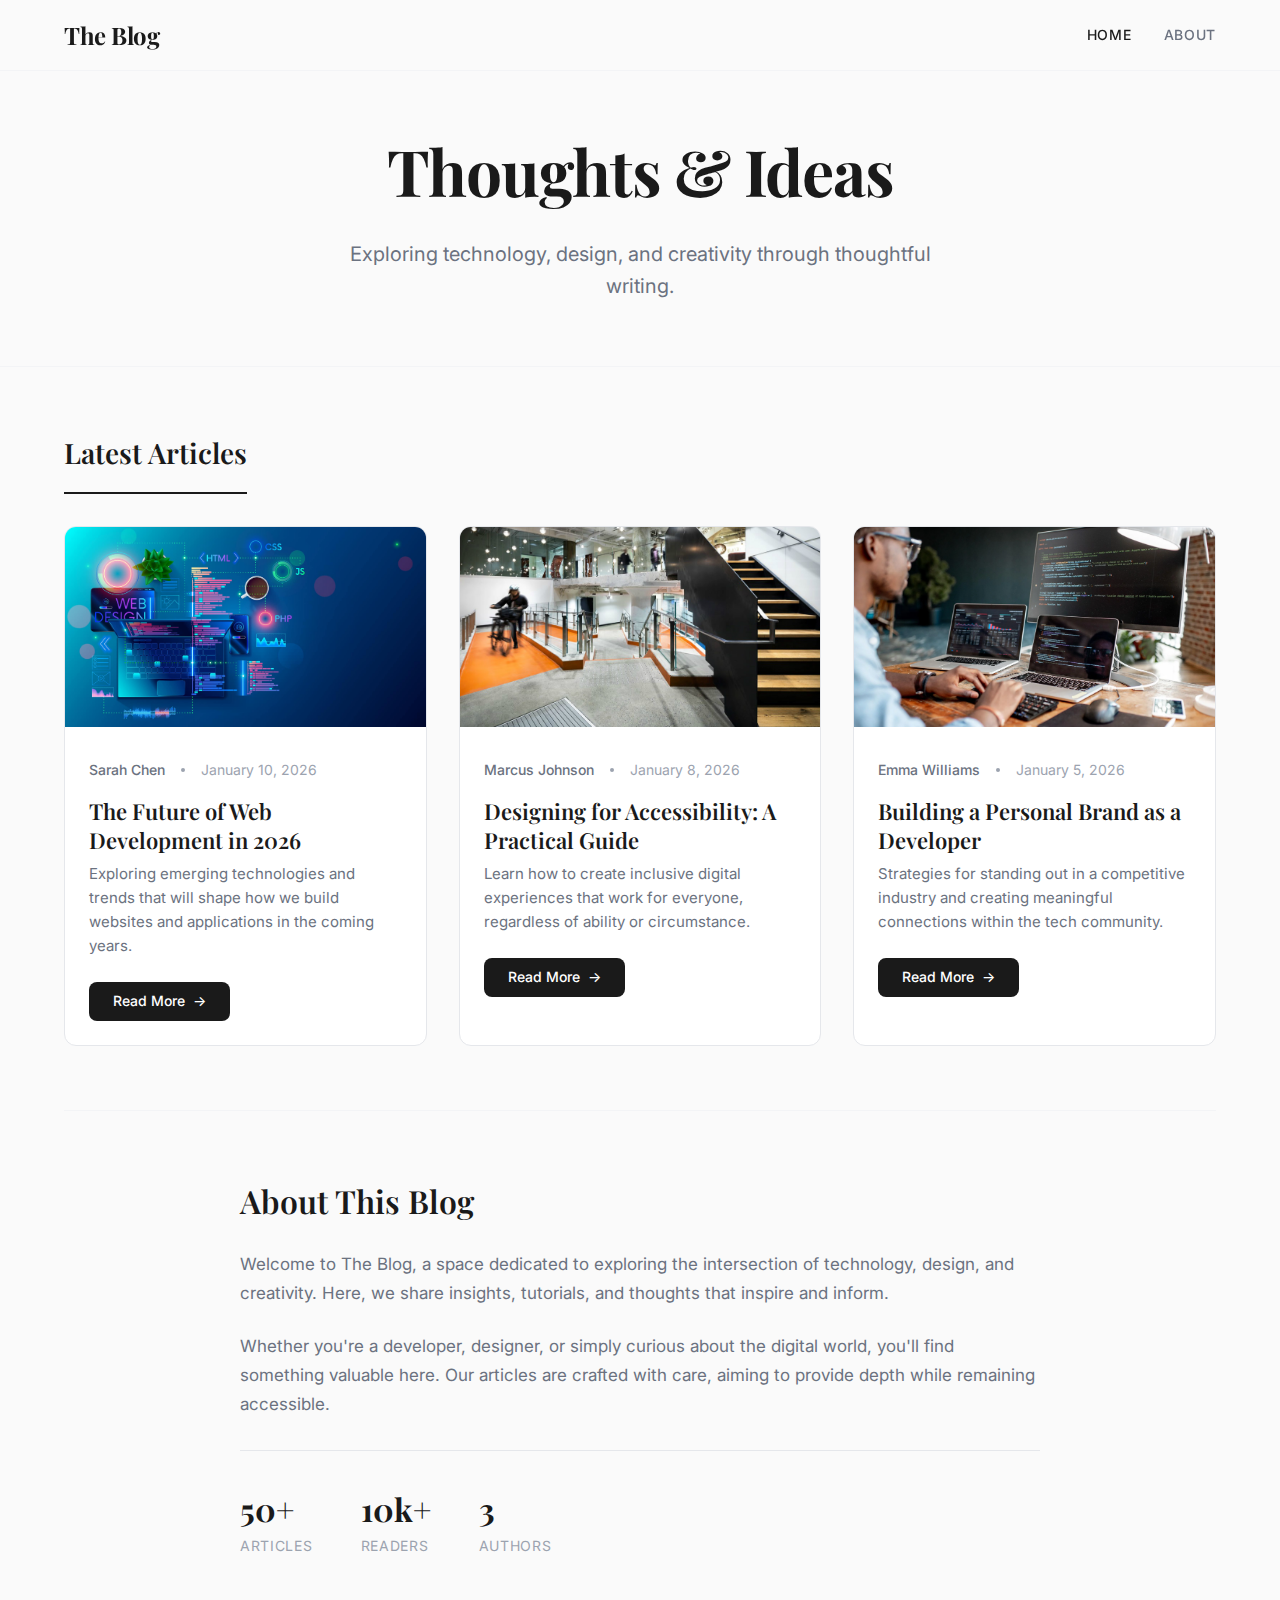
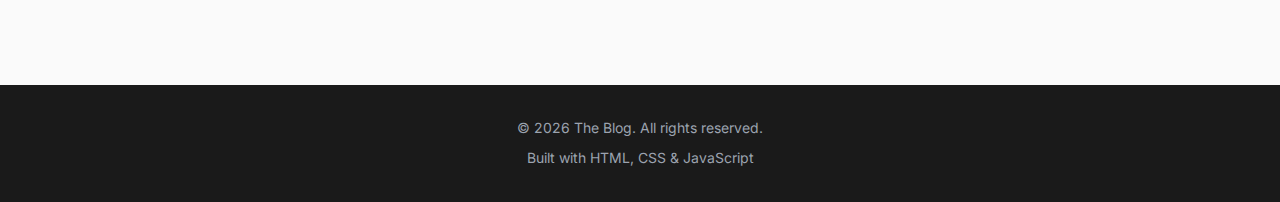
<file: index.html>
<!DOCTYPE html>
<html lang="en">
<head>
    <meta charset="UTF-8">
    <meta name="viewport" content="width=device-width, initial-scale=1.0">
    <meta name="description" content="A modern blog featuring insights on technology, design, and creativity.">
    <meta name="keywords" content="blog, technology, design, creativity, articles">
    <meta name="author" content="The Blog">
    <title>The Blog | Modern Insights</title>
    
    <!-- Google Fonts -->
    <link rel="preconnect" href="https://fonts.googleapis.com">
    <link rel="preconnect" href="https://fonts.gstatic.com" crossorigin>
    <link href="https://fonts.googleapis.com/css2?family=Inter:wght@400;500;600;700&family=Playfair+Display:wght@600;700&display=swap" rel="stylesheet">
    
    <link rel="stylesheet" href="style.css">
</head>
<body>
    <!-- Navigation Bar -->
    <nav class="navbar">
        <div class="nav-container">
            <a href="index.html" class="logo">The Blog</a>
            <ul class="nav-links">
                <li><a href="#home" class="nav-link active">Home</a></li>
                <li><a href="#about" class="nav-link">About</a></li>
            </ul>
            <!-- Mobile Menu Button -->
            <button class="mobile-menu-btn" aria-label="Toggle menu">
                <span class="hamburger"></span>
            </button>
        </div>
    </nav>

    <!-- Hero Section -->
    <header id="home" class="hero">
        <div class="hero-content">
            <h1 class="hero-title">Thoughts & Ideas</h1>
            <p class="hero-subtitle">Exploring technology, design, and creativity through thoughtful writing.</p>
        </div>
    </header>

    <!-- Main Content -->
    <main class="main-content">
        <!-- Blog Posts Section -->
        <section class="posts-section">
            <h2 class="section-title">Latest Articles</h2>
            <div class="posts-grid" id="posts-container">
                <!-- Blog posts will be dynamically loaded here -->
            </div>
        </section>

        <!-- About Section -->
        <section id="about" class="about-section">
            <div class="about-container">
                <div class="about-content">
                    <h2 class="about-title">About This Blog</h2>
                    <p class="about-text">
                        Welcome to The Blog, a space dedicated to exploring the intersection of technology, 
                        design, and creativity. Here, we share insights, tutorials, and thoughts that inspire 
                        and inform.
                    </p>
                    <p class="about-text">
                        Whether you're a developer, designer, or simply curious about the digital world, 
                        you'll find something valuable here. Our articles are crafted with care, aiming to 
                        provide depth while remaining accessible.
                    </p>
                    <div class="about-stats">
                        <div class="stat">
                            <span class="stat-number">50+</span>
                            <span class="stat-label">Articles</span>
                        </div>
                        <div class="stat">
                            <span class="stat-number">10k+</span>
                            <span class="stat-label">Readers</span>
                        </div>
                        <div class="stat">
                            <span class="stat-number">3</span>
                            <span class="stat-label">Authors</span>
                        </div>
                    </div>
                </div>
            </div>
        </section>
    </main>

    <!-- Footer -->
    <footer class="footer">
        <div class="footer-container">
            <p class="footer-text">&copy; 2026 The Blog. All rights reserved.</p>
            <p class="footer-text">Built with HTML, CSS & JavaScript</p>
        </div>
    </footer>

    <script src="script.js"></script>
</body>
</html>
</file>
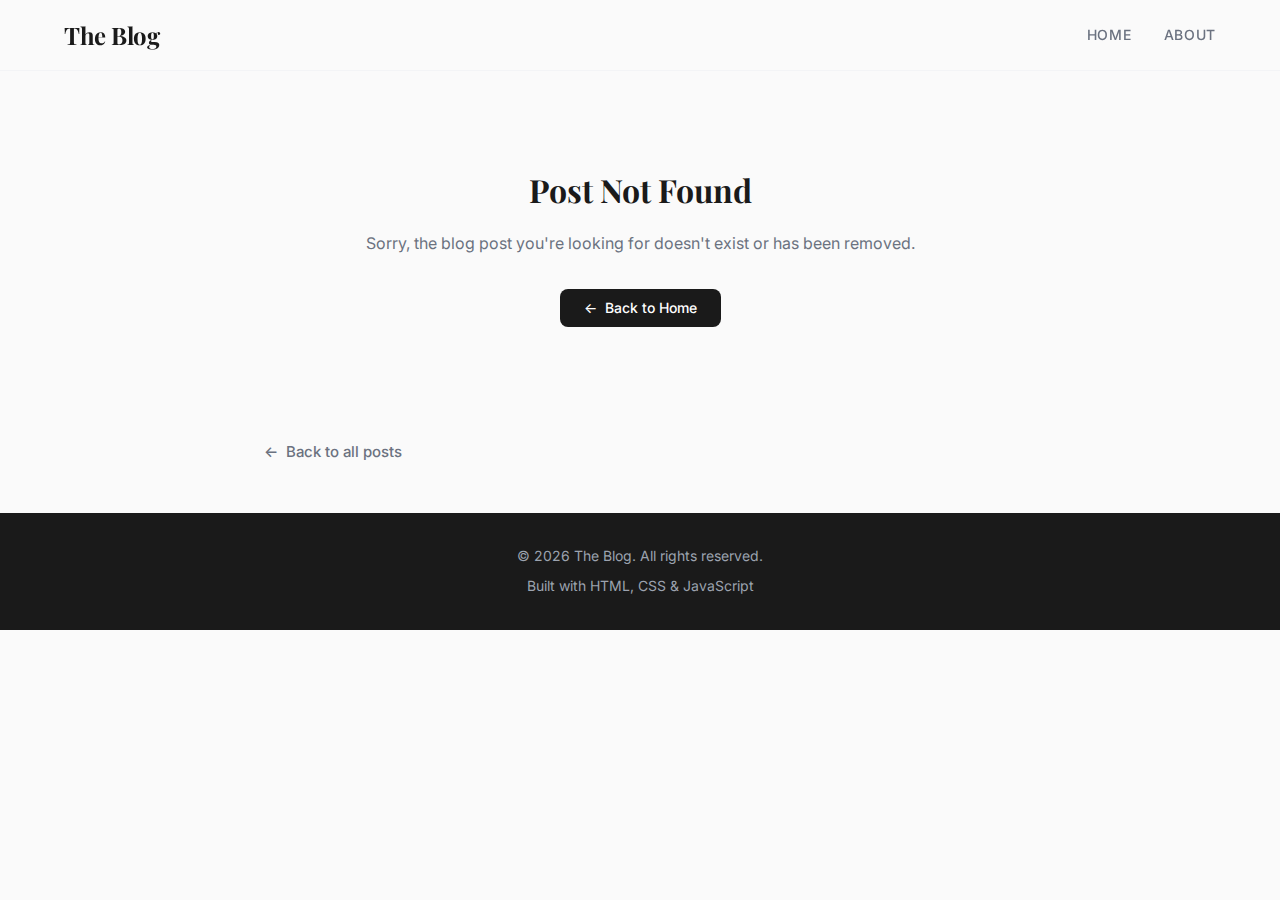
<file: post.html>
<!DOCTYPE html>
<html lang="en">
<head>
    <meta charset="UTF-8">
    <meta name="viewport" content="width=device-width, initial-scale=1.0">
    <meta name="description" content="Read our latest blog post">
    <title>Blog Post | The Blog</title>
    
    <!-- Google Fonts -->
    <link rel="preconnect" href="https://fonts.googleapis.com">
    <link rel="preconnect" href="https://fonts.gstatic.com" crossorigin>
    <link href="https://fonts.googleapis.com/css2?family=Inter:wght@400;500;600;700&family=Playfair+Display:wght@600;700&display=swap" rel="stylesheet">
    
    <link rel="stylesheet" href="style.css">
</head>
<body>
    <!-- Navigation Bar -->
    <nav class="navbar">
        <div class="nav-container">
            <a href="index.html" class="logo">The Blog</a>
            <ul class="nav-links">
                <li><a href="index.html" class="nav-link">Home</a></li>
                <li><a href="index.html#about" class="nav-link">About</a></li>
            </ul>
            <!-- Mobile Menu Button -->
            <button class="mobile-menu-btn" aria-label="Toggle menu">
                <span class="hamburger"></span>
            </button>
        </div>
    </nav>

    <!-- Post Content -->
    <article class="post-page">
        <div class="post-container" id="post-content">
            <!-- Post content will be dynamically loaded here -->
        </div>
    </article>

    <!-- Back to Home Link -->
    <div class="back-link-container">
        <a href="index.html" class="back-link">
            <span class="back-arrow">&larr;</span> Back to all posts
        </a>
    </div>

    <!-- Footer -->
    <footer class="footer">
        <div class="footer-container">
            <p class="footer-text">&copy; 2026 The Blog. All rights reserved.</p>
            <p class="footer-text">Built with HTML, CSS & JavaScript</p>
        </div>
    </footer>

    <script src="script.js"></script>
</body>
</html>
</file>
<file: style.css>
/* ==========================================
   CSS Variables & Base Styles
   ========================================== */

:root {
  /* Color Palette - Minimal & Clean */
  --color-background: #fafafa;
  --color-surface: #ffffff;
  --color-text-primary: #1a1a1a;
  --color-text-secondary: #6b7280;
  --color-text-muted: #9ca3af;
  --color-accent: #1a1a1a;
  --color-accent-hover: #374151;
  --color-border: #e5e7eb;
  --color-border-light: #f3f4f6;

  /* Typography */
  --font-heading: "Playfair Display", Georgia, serif;
  --font-body: "Inter", -apple-system, BlinkMacSystemFont, sans-serif;

  /* Spacing */
  --spacing-xs: 0.5rem;
  --spacing-sm: 1rem;
  --spacing-md: 1.5rem;
  --spacing-lg: 2rem;
  --spacing-xl: 3rem;
  --spacing-2xl: 4rem;

  /* Border Radius */
  --radius-sm: 4px;
  --radius-md: 8px;
  --radius-lg: 12px;

  /* Transitions */
  --transition-fast: 150ms ease;
  --transition-normal: 250ms ease;

  /* Container */
  --container-max: 1200px;
  --container-narrow: 800px;
}

/* ==========================================
   Reset & Base
   ========================================== */

*,
*::before,
*::after {
  box-sizing: border-box;
  margin: 0;
  padding: 0;
}

html {
  scroll-behavior: smooth;
}

body {
  font-family: var(--font-body);
  font-size: 16px;
  line-height: 1.6;
  color: var(--color-text-primary);
  background-color: var(--color-background);
  -webkit-font-smoothing: antialiased;
  -moz-osx-font-smoothing: grayscale;
}

a {
  color: inherit;
  text-decoration: none;
}

ul {
  list-style: none;
}

img {
  max-width: 100%;
  height: auto;
}

/* ==========================================
   Navigation
   ========================================== */

.navbar {
  position: fixed;
  top: 0;
  left: 0;
  right: 0;
  background-color: rgba(250, 250, 250, 0.95);
  backdrop-filter: blur(10px);
  border-bottom: 1px solid var(--color-border-light);
  z-index: 1000;
}

.nav-container {
  max-width: var(--container-max);
  margin: 0 auto;
  padding: var(--spacing-sm) var(--spacing-md);
  display: flex;
  justify-content: space-between;
  align-items: center;
}

.logo {
  font-family: var(--font-heading);
  font-size: 1.5rem;
  font-weight: 700;
  color: var(--color-text-primary);
  letter-spacing: -0.02em;
}

.nav-links {
  display: flex;
  gap: var(--spacing-lg);
}

.nav-link {
  font-size: 0.875rem;
  font-weight: 500;
  color: var(--color-text-secondary);
  text-transform: uppercase;
  letter-spacing: 0.05em;
  transition: color var(--transition-fast);
}

.nav-link:hover,
.nav-link.active {
  color: var(--color-text-primary);
}

/* Mobile Menu Button */
.mobile-menu-btn {
  display: none;
  background: none;
  border: none;
  cursor: pointer;
  padding: var(--spacing-xs);
}

.hamburger {
  display: block;
  width: 24px;
  height: 2px;
  background-color: var(--color-text-primary);
  position: relative;
}

.hamburger::before,
.hamburger::after {
  content: "";
  position: absolute;
  width: 24px;
  height: 2px;
  background-color: var(--color-text-primary);
  left: 0;
}

.hamburger::before {
  top: -8px;
}

.hamburger::after {
  top: 8px;
}

/* ==========================================
   Hero Section
   ========================================== */

.hero {
  padding-top: 120px;
  padding-bottom: var(--spacing-2xl);
  background-color: var(--color-background);
  border-bottom: 1px solid var(--color-border-light);
}

.hero-content {
  max-width: var(--container-max);
  margin: 0 auto;
  padding: 0 var(--spacing-md);
  text-align: center;
}

.hero-title {
  font-family: var(--font-heading);
  font-size: clamp(2.5rem, 6vw, 4rem);
  font-weight: 700;
  color: var(--color-text-primary);
  margin-bottom: var(--spacing-sm);
  letter-spacing: -0.02em;
}

.hero-subtitle {
  font-size: clamp(1rem, 2vw, 1.25rem);
  color: var(--color-text-secondary);
  max-width: 600px;
  margin: 0 auto;
}

/* ==========================================
   Main Content
   ========================================== */

.main-content {
  max-width: var(--container-max);
  margin: 0 auto;
  padding: var(--spacing-2xl) var(--spacing-md);
}

/* ==========================================
   Posts Section
   ========================================== */

.posts-section {
  margin-bottom: var(--spacing-2xl);
}

.section-title {
  font-family: var(--font-heading);
  font-size: 1.75rem;
  font-weight: 600;
  color: var(--color-text-primary);
  margin-bottom: var(--spacing-lg);
  padding-bottom: var(--spacing-sm);
  border-bottom: 2px solid var(--color-text-primary);
  display: inline-block;
}

.posts-grid {
  display: grid;
  grid-template-columns: repeat(auto-fill, minmax(340px, 1fr));
  gap: var(--spacing-lg);
}

/* ==========================================
   Post Card
   ========================================== */

.post-card {
  background-color: var(--color-surface);
  border: 1px solid var(--color-border);
  border-radius: var(--radius-lg);
  overflow: hidden;
  transition: transform var(--transition-normal), box-shadow var(--transition-normal);
}

.post-card:hover {
  transform: translateY(-4px);
  box-shadow: 0 12px 40px rgba(0, 0, 0, 0.08);
}

.post-card-image {
  width: 100%;
  height: 200px;
  object-fit: cover;
  background-color: var(--color-border-light);
}

.post-card-content {
  padding: var(--spacing-md);
}

.post-card-meta {
  display: flex;
  align-items: center;
  gap: var(--spacing-sm);
  margin-bottom: var(--spacing-sm);
  font-size: 0.875rem;
  color: var(--color-text-muted);
}

.post-card-date {
  display: flex;
  align-items: center;
  gap: 4px;
}

.post-card-author {
  font-weight: 500;
  color: var(--color-text-secondary);
}

.meta-separator {
  width: 4px;
  height: 4px;
  background-color: var(--color-text-muted);
  border-radius: 50%;
}

.post-card-title {
  font-family: var(--font-heading);
  font-size: 1.375rem;
  font-weight: 600;
  color: var(--color-text-primary);
  margin-bottom: var(--spacing-xs);
  line-height: 1.3;
}

.post-card-description {
  color: var(--color-text-secondary);
  font-size: 0.9375rem;
  line-height: 1.6;
  margin-bottom: var(--spacing-md);
}

.read-more-btn {
  display: inline-flex;
  align-items: center;
  gap: 8px;
  padding: var(--spacing-xs) var(--spacing-md);
  background-color: var(--color-accent);
  color: white;
  font-size: 0.875rem;
  font-weight: 500;
  border: none;
  border-radius: var(--radius-md);
  cursor: pointer;
  transition: background-color var(--transition-fast);
}

.read-more-btn:hover {
  background-color: var(--color-accent-hover);
}

.read-more-btn .arrow {
  transition: transform var(--transition-fast);
}

.read-more-btn:hover .arrow {
  transform: translateX(4px);
}

/* ==========================================
   About Section
   ========================================== */

.about-section {
  padding: var(--spacing-2xl) 0;
  border-top: 1px solid var(--color-border-light);
}

.about-container {
  max-width: var(--container-narrow);
  margin: 0 auto;
}

.about-title {
  font-family: var(--font-heading);
  font-size: 2rem;
  font-weight: 600;
  color: var(--color-text-primary);
  margin-bottom: var(--spacing-md);
}

.about-text {
  color: var(--color-text-secondary);
  font-size: 1.0625rem;
  line-height: 1.7;
  margin-bottom: var(--spacing-md);
}

.about-stats {
  display: flex;
  gap: var(--spacing-xl);
  margin-top: var(--spacing-lg);
  padding-top: var(--spacing-lg);
  border-top: 1px solid var(--color-border);
}

.stat {
  display: flex;
  flex-direction: column;
}

.stat-number {
  font-family: var(--font-heading);
  font-size: 2rem;
  font-weight: 700;
  color: var(--color-text-primary);
}

.stat-label {
  font-size: 0.875rem;
  color: var(--color-text-muted);
  text-transform: uppercase;
  letter-spacing: 0.05em;
}

/* ==========================================
   Single Post Page
   ========================================== */

.post-page {
  padding-top: 100px;
  padding-bottom: var(--spacing-xl);
}

.post-container {
  max-width: var(--container-narrow);
  margin: 0 auto;
  padding: 0 var(--spacing-md);
}

.post-header {
  margin-bottom: var(--spacing-xl);
  text-align: center;
}

.post-meta {
  display: flex;
  align-items: center;
  justify-content: center;
  gap: var(--spacing-sm);
  margin-bottom: var(--spacing-md);
  font-size: 0.9375rem;
  color: var(--color-text-muted);
}

.post-title {
  font-family: var(--font-heading);
  font-size: clamp(2rem, 5vw, 3rem);
  font-weight: 700;
  color: var(--color-text-primary);
  line-height: 1.2;
  margin-bottom: var(--spacing-md);
}

.post-featured-image {
  width: 100%;
  height: auto;
  border-radius: var(--radius-lg);
  margin-bottom: var(--spacing-xl);
}

.post-body {
  font-size: 1.0625rem;
  line-height: 1.8;
  color: var(--color-text-primary);
}

.post-body p {
  margin-bottom: var(--spacing-md);
}

.post-body h2 {
  font-family: var(--font-heading);
  font-size: 1.5rem;
  font-weight: 600;
  margin-top: var(--spacing-xl);
  margin-bottom: var(--spacing-md);
}

.post-body h3 {
  font-family: var(--font-heading);
  font-size: 1.25rem;
  font-weight: 600;
  margin-top: var(--spacing-lg);
  margin-bottom: var(--spacing-sm);
}

.post-body ul,
.post-body ol {
  margin-bottom: var(--spacing-md);
  padding-left: var(--spacing-lg);
}

.post-body li {
  margin-bottom: var(--spacing-xs);
}

.post-body blockquote {
  border-left: 3px solid var(--color-accent);
  padding-left: var(--spacing-md);
  margin: var(--spacing-lg) 0;
  font-style: italic;
  color: var(--color-text-secondary);
}

/* Back Link */
.back-link-container {
  max-width: var(--container-narrow);
  margin: 0 auto;
  padding: 0 var(--spacing-md) var(--spacing-xl);
}

.back-link {
  display: inline-flex;
  align-items: center;
  gap: 8px;
  font-size: 0.9375rem;
  font-weight: 500;
  color: var(--color-text-secondary);
  transition: color var(--transition-fast);
}

.back-link:hover {
  color: var(--color-text-primary);
}

.back-arrow {
  transition: transform var(--transition-fast);
}

.back-link:hover .back-arrow {
  transform: translateX(-4px);
}

/* Error State */
.error-message {
  text-align: center;
  padding: var(--spacing-2xl) var(--spacing-md);
}

.error-message h1 {
  font-family: var(--font-heading);
  font-size: 2rem;
  color: var(--color-text-primary);
  margin-bottom: var(--spacing-sm);
}

.error-message p {
  color: var(--color-text-secondary);
  margin-bottom: var(--spacing-lg);
}

/* ==========================================
   Footer
   ========================================== */

.footer {
  background-color: var(--color-text-primary);
  color: var(--color-background);
  padding: var(--spacing-lg) 0;
}

.footer-container {
  max-width: var(--container-max);
  margin: 0 auto;
  padding: 0 var(--spacing-md);
  text-align: center;
}

.footer-text {
  font-size: 0.875rem;
  color: var(--color-text-muted);
  margin-bottom: var(--spacing-xs);
}

.footer-text:last-child {
  margin-bottom: 0;
}

/* ==========================================
   Responsive Design
   ========================================== */

/* Tablet */
@media (max-width: 768px) {
  .nav-links {
    display: none;
    position: absolute;
    top: 100%;
    left: 0;
    right: 0;
    background-color: var(--color-background);
    flex-direction: column;
    padding: var(--spacing-md);
    border-bottom: 1px solid var(--color-border);
  }

  .nav-links.active {
    display: flex;
  }

  .mobile-menu-btn {
    display: block;
  }

  .posts-grid {
    grid-template-columns: 1fr;
  }

  .about-stats {
    flex-wrap: wrap;
    gap: var(--spacing-lg);
  }

  .stat {
    flex: 1;
    min-width: 100px;
  }
}

/* Mobile */
@media (max-width: 480px) {
  .hero {
    padding-top: 100px;
    padding-bottom: var(--spacing-xl);
  }

  .hero-title {
    font-size: 2rem;
  }

  .main-content {
    padding: var(--spacing-xl) var(--spacing-sm);
  }

  .post-card-content {
    padding: var(--spacing-sm);
  }

  .about-stats {
    flex-direction: column;
    gap: var(--spacing-md);
  }
}
</file>
